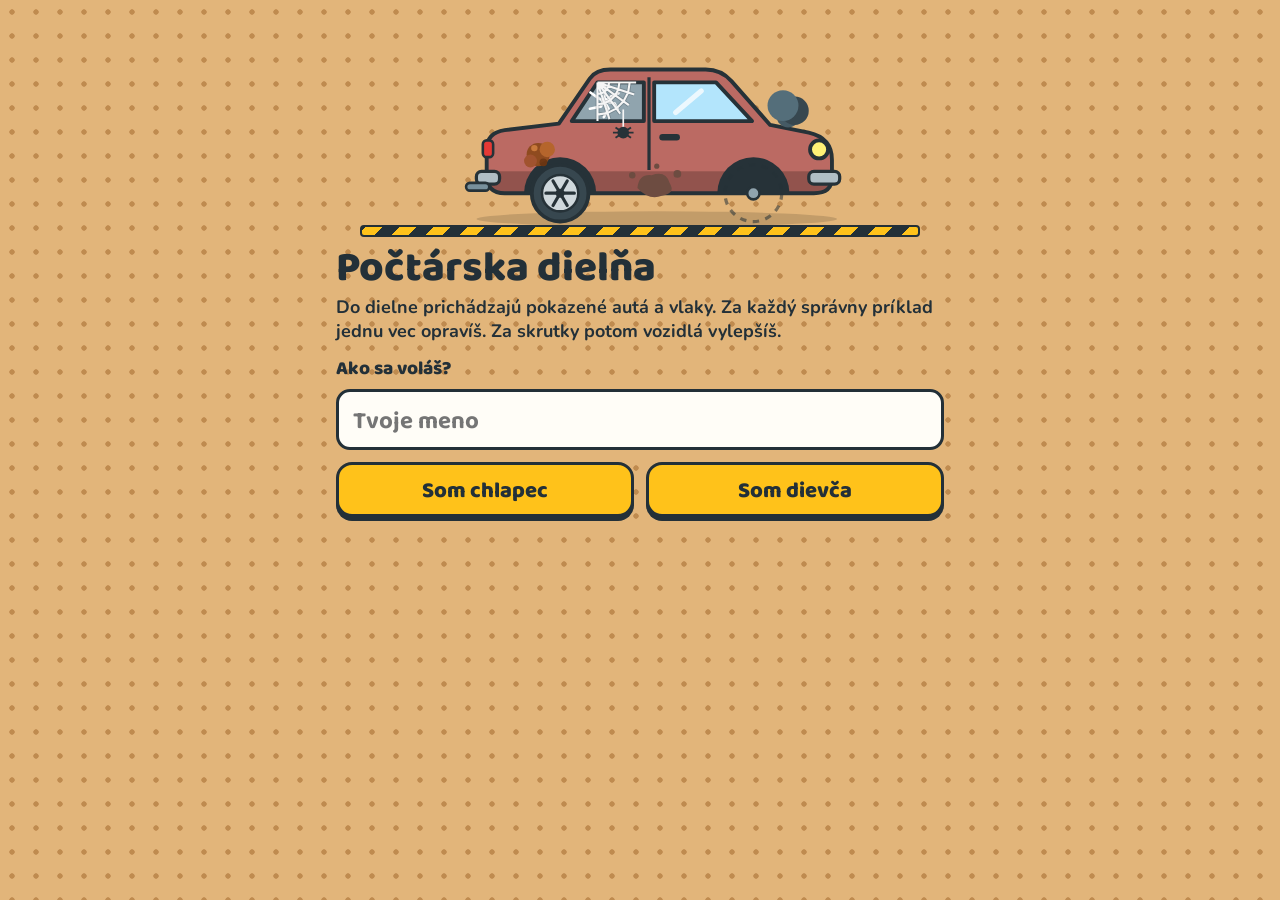
<file: index.html>
<!doctype html>
<html lang="sk">
<head>
<meta charset="utf-8">
<meta name="viewport" content="width=device-width, initial-scale=1, viewport-fit=cover">
<title>Počtárska dielňa</title>
<meta name="claude:viewport-fit-sides" content="cover">
<meta name="description" content="Počty do 20 a geometria pre druhákov. Za správne príklady opravuješ autá a vlaky.">
<meta name="theme-color" content="#e2b57a">
<link rel="manifest" href="manifest.webmanifest">
<link rel="icon" href="icons/icon.svg" type="image/svg+xml">
<link rel="apple-touch-icon" href="icons/apple-touch-icon.png">
<meta name="apple-mobile-web-app-capable" content="yes">
<meta name="mobile-web-app-capable" content="yes">
<meta name="apple-mobile-web-app-title" content="Dielňa">
<link rel="preconnect" href="https://fonts.googleapis.com">
<link rel="preconnect" href="https://fonts.gstatic.com" crossorigin>
<link rel="stylesheet" href="https://fonts.googleapis.com/css2?family=Baloo+2:wght@600;700;800&family=Nunito:wght@600;700;800&display=swap">
<link rel="stylesheet" href="style.css">
</head>
<body>
<div id="app"><main id="screen"></main></div>
<div id="fx"></div>
<script src="js/util.js"></script>
<script src="js/sound.js"></script>
<script src="js/geo.js"></script>
<script src="js/art.js"></script>
<script src="js/tasks.js"></script>
<script src="js/store.js"></script>
<script src="js/app.js"></script>
</body>
</html>
</file>
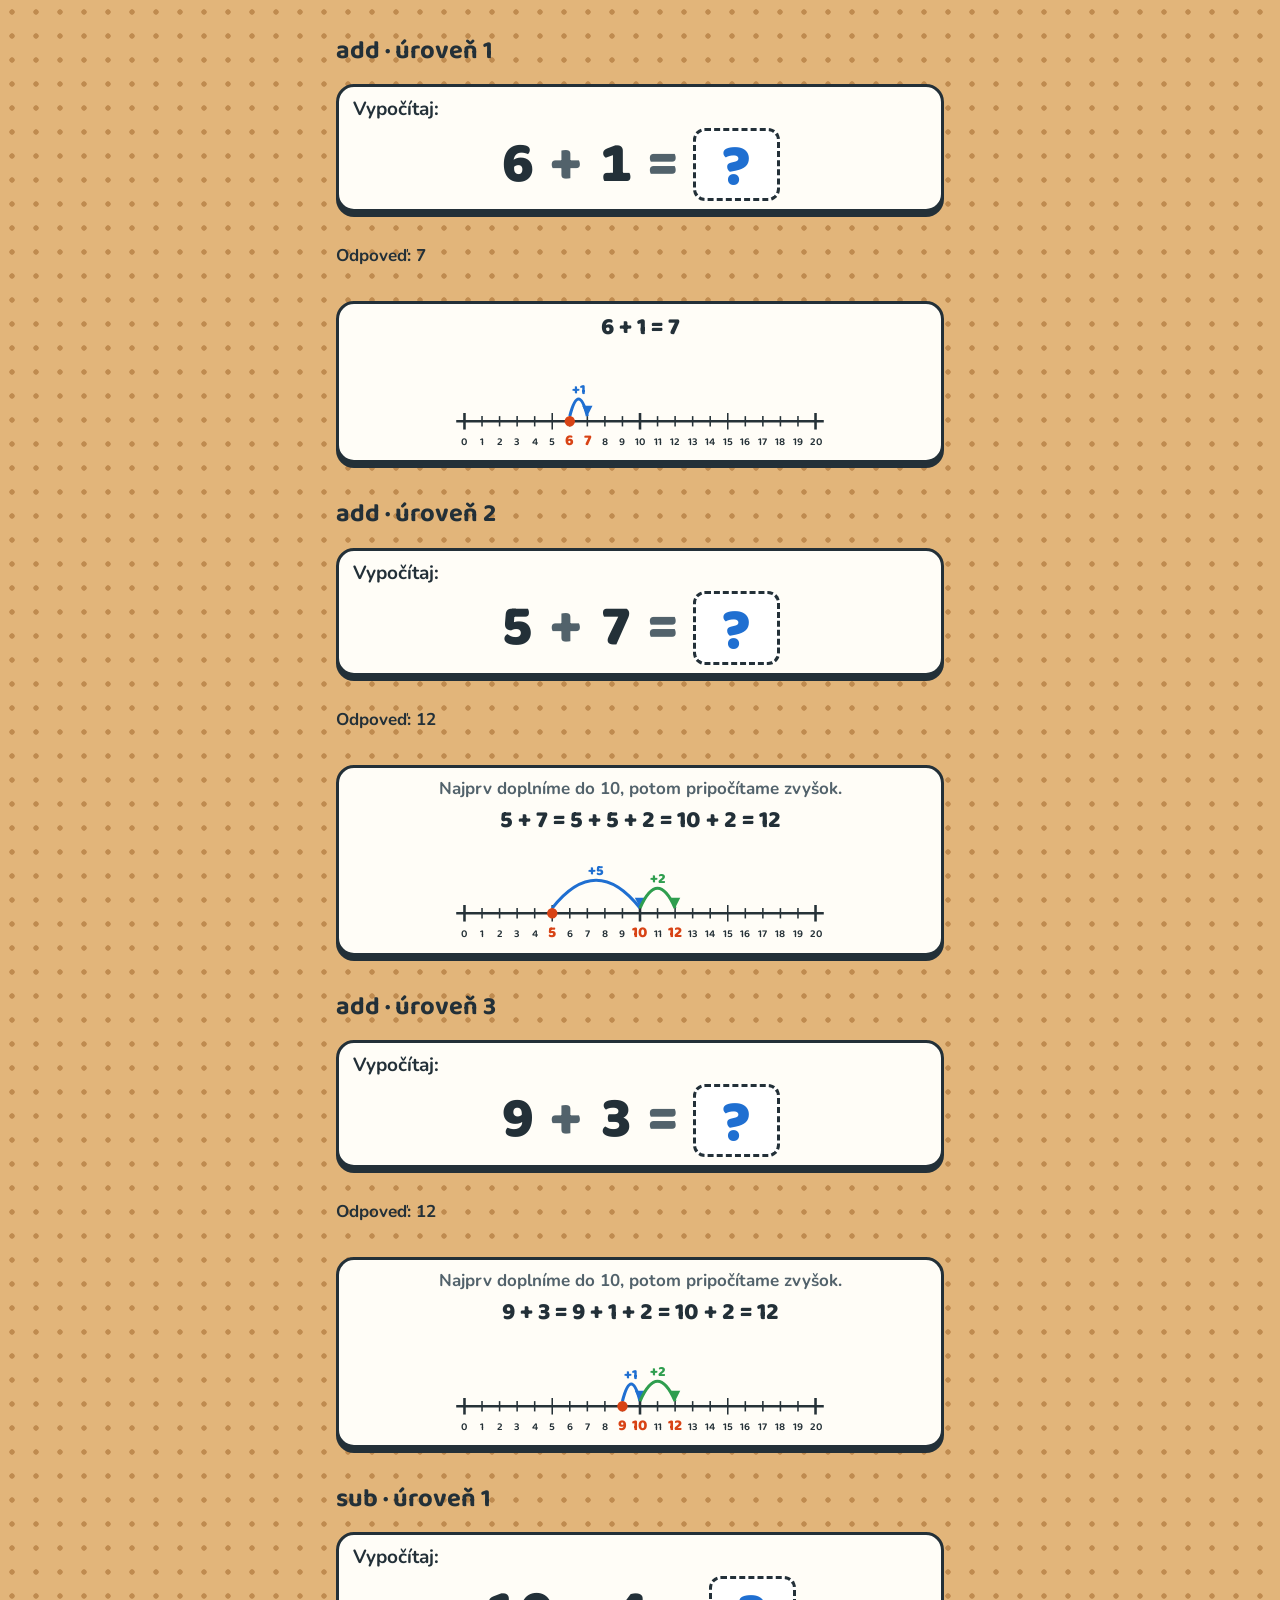
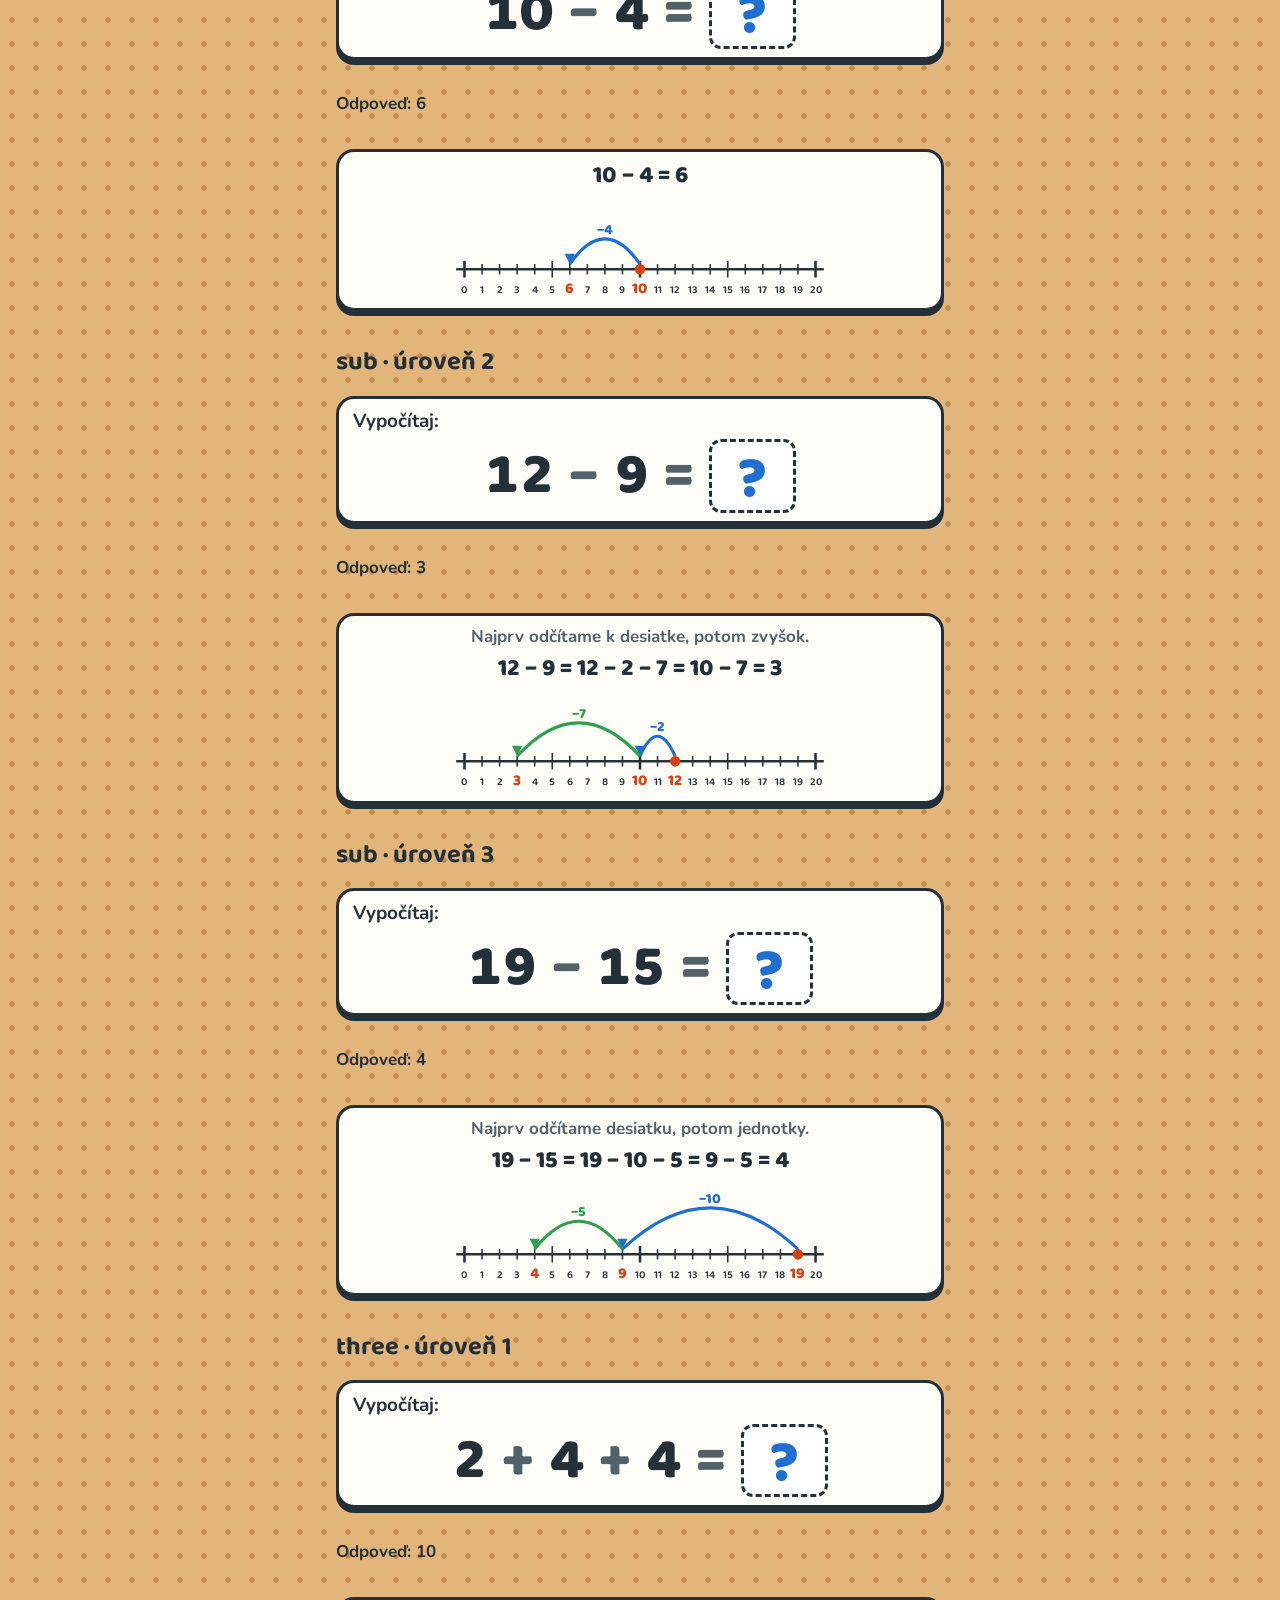
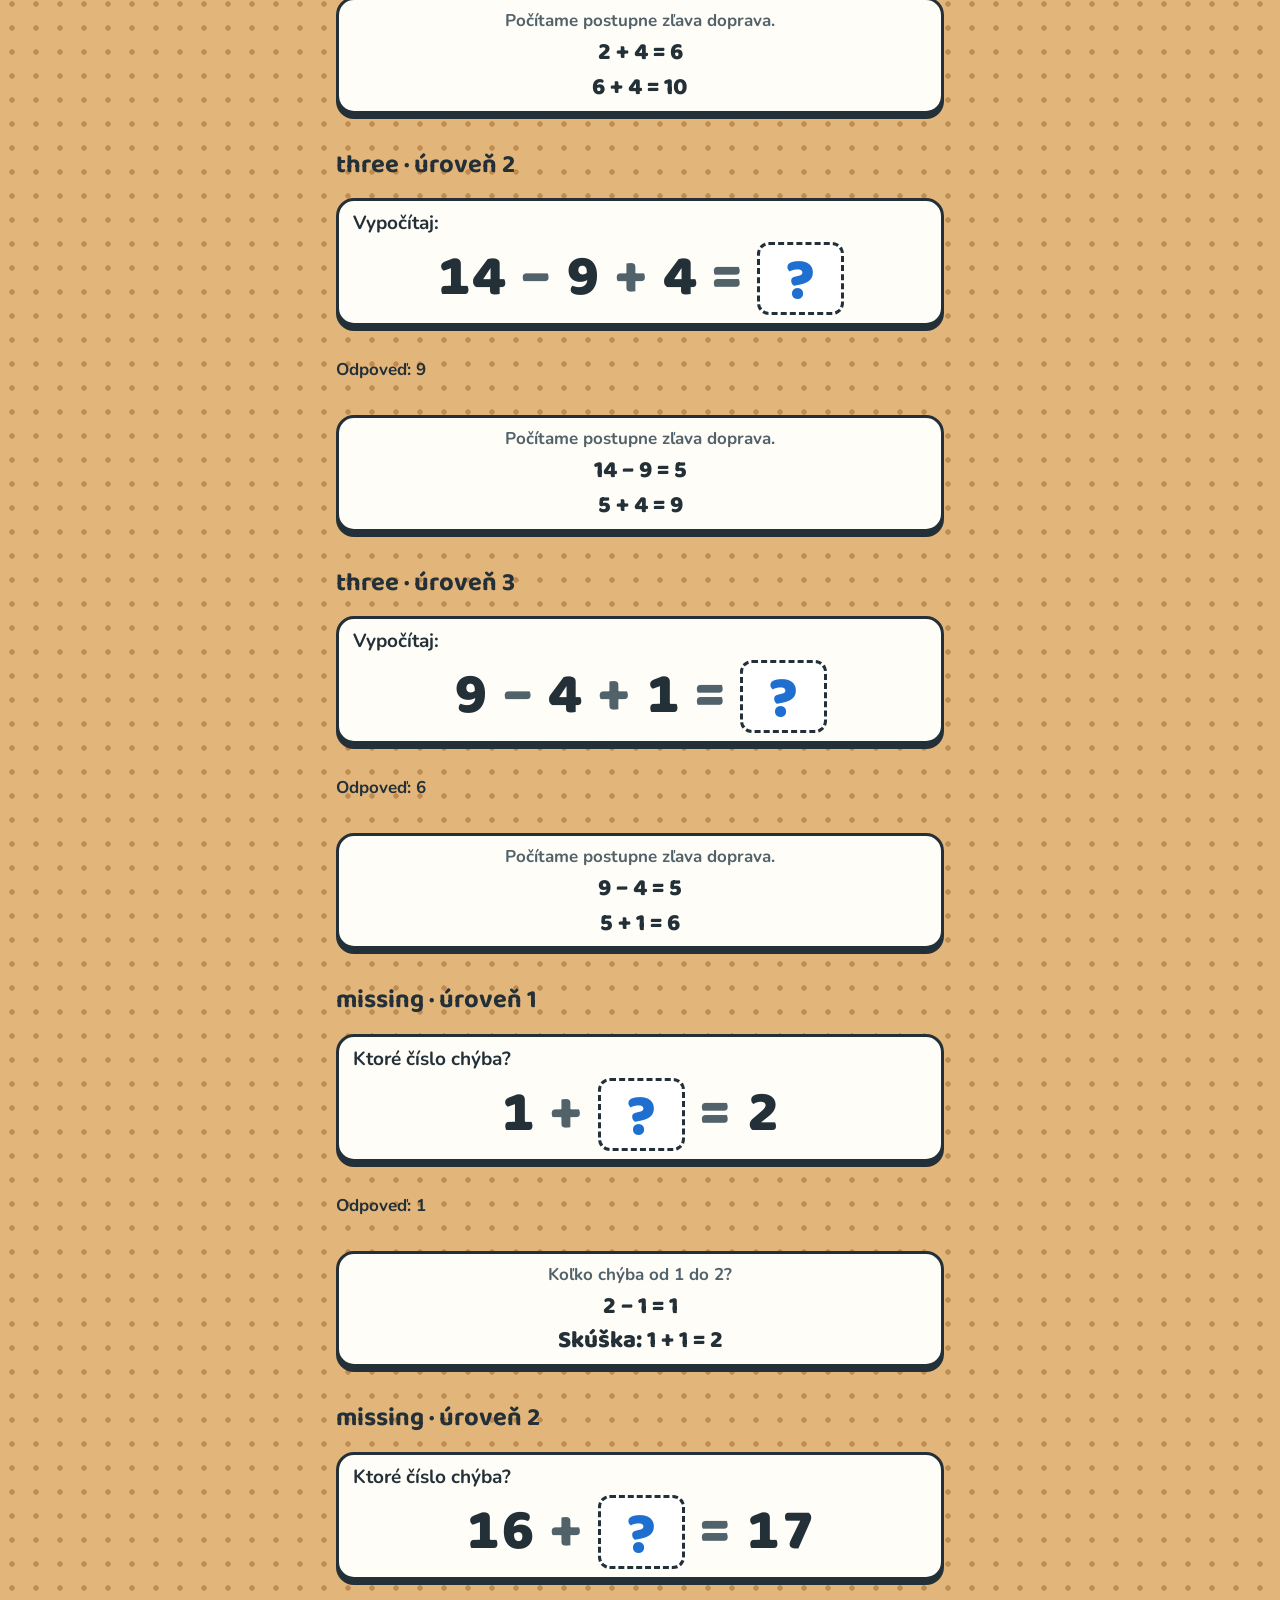
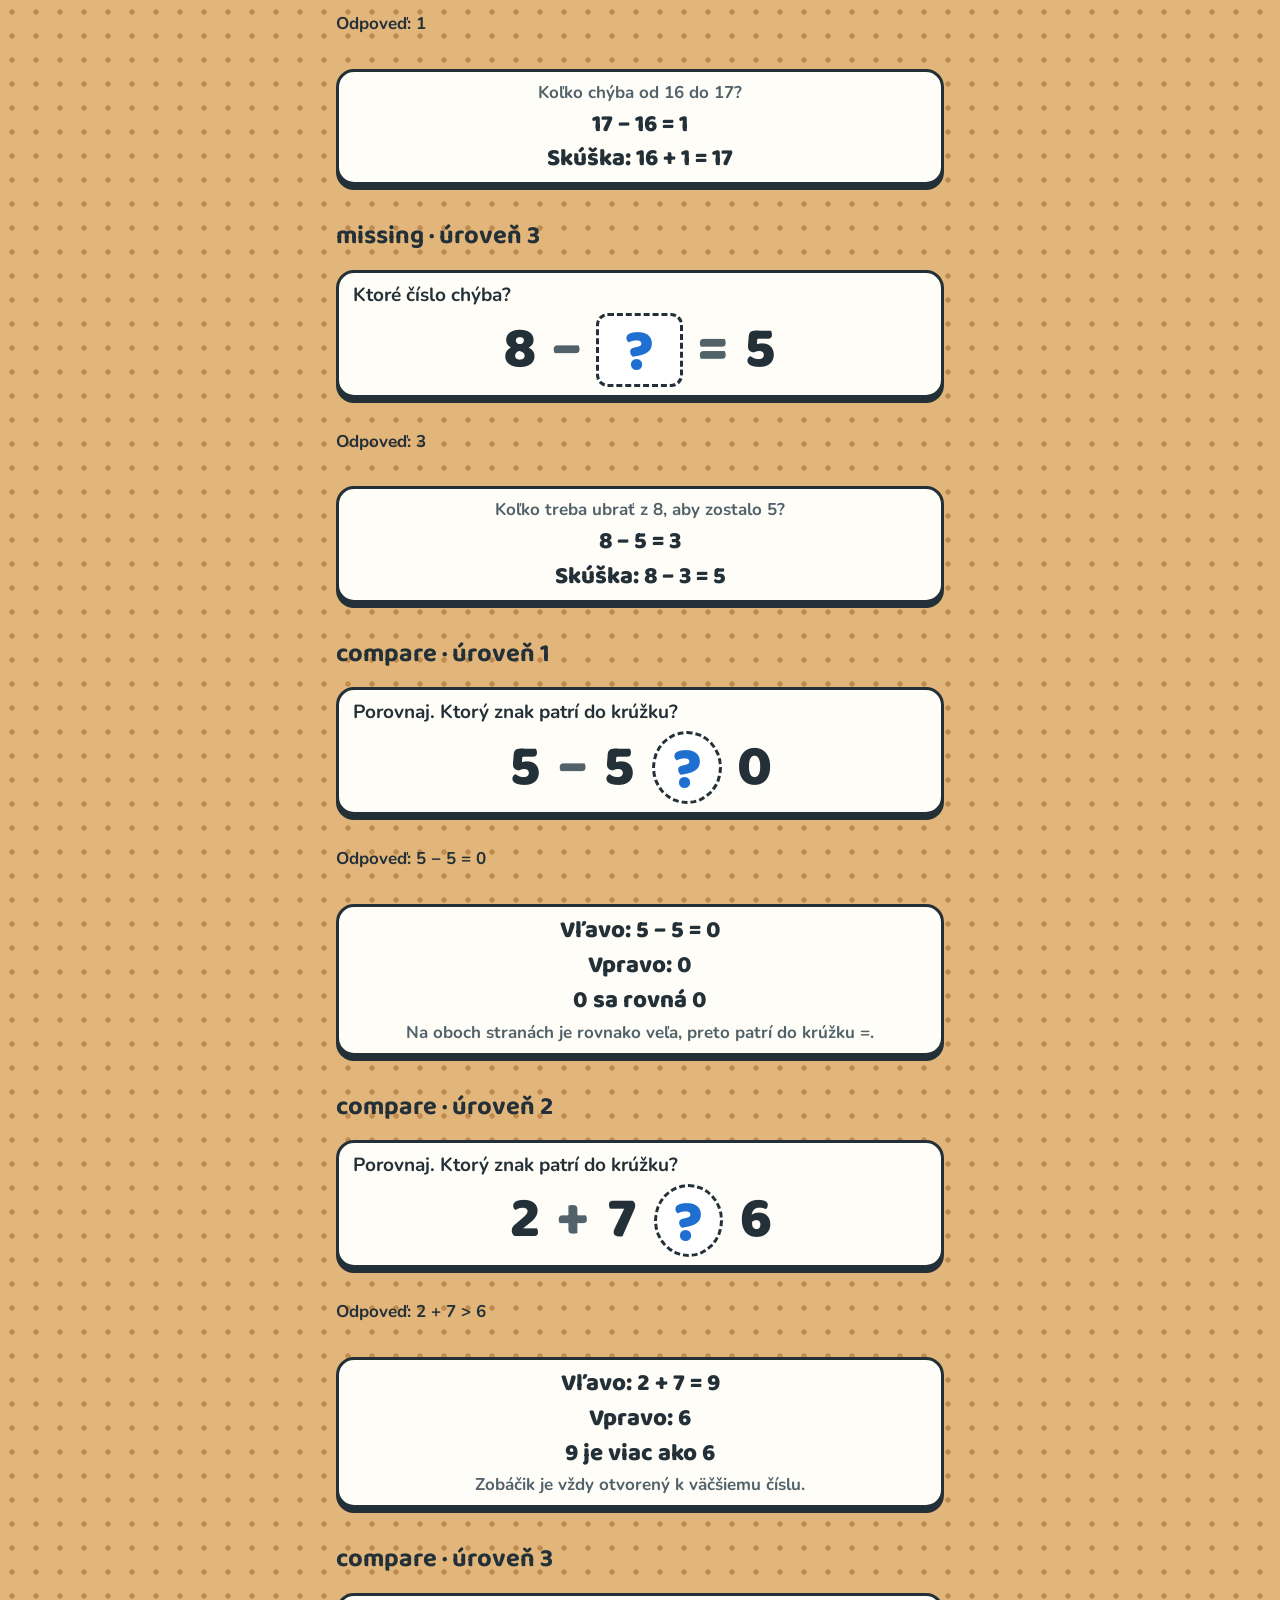
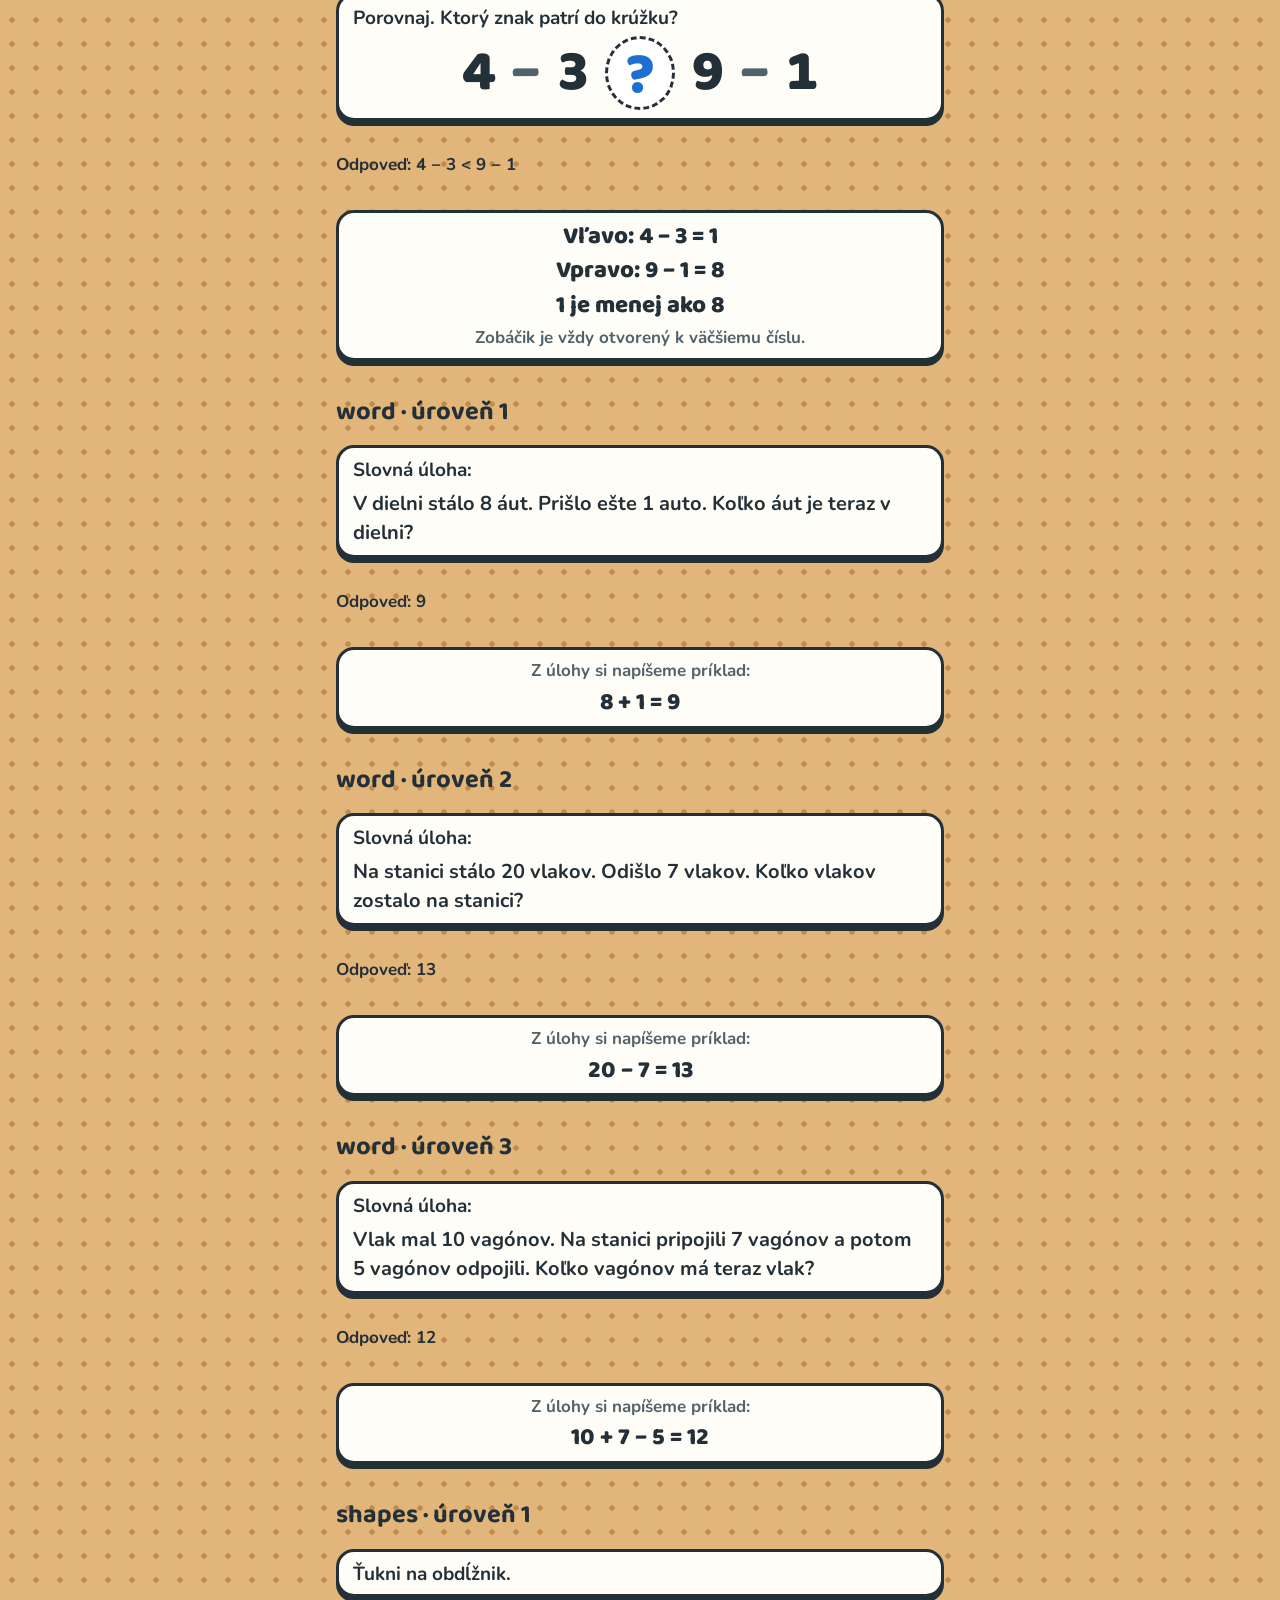
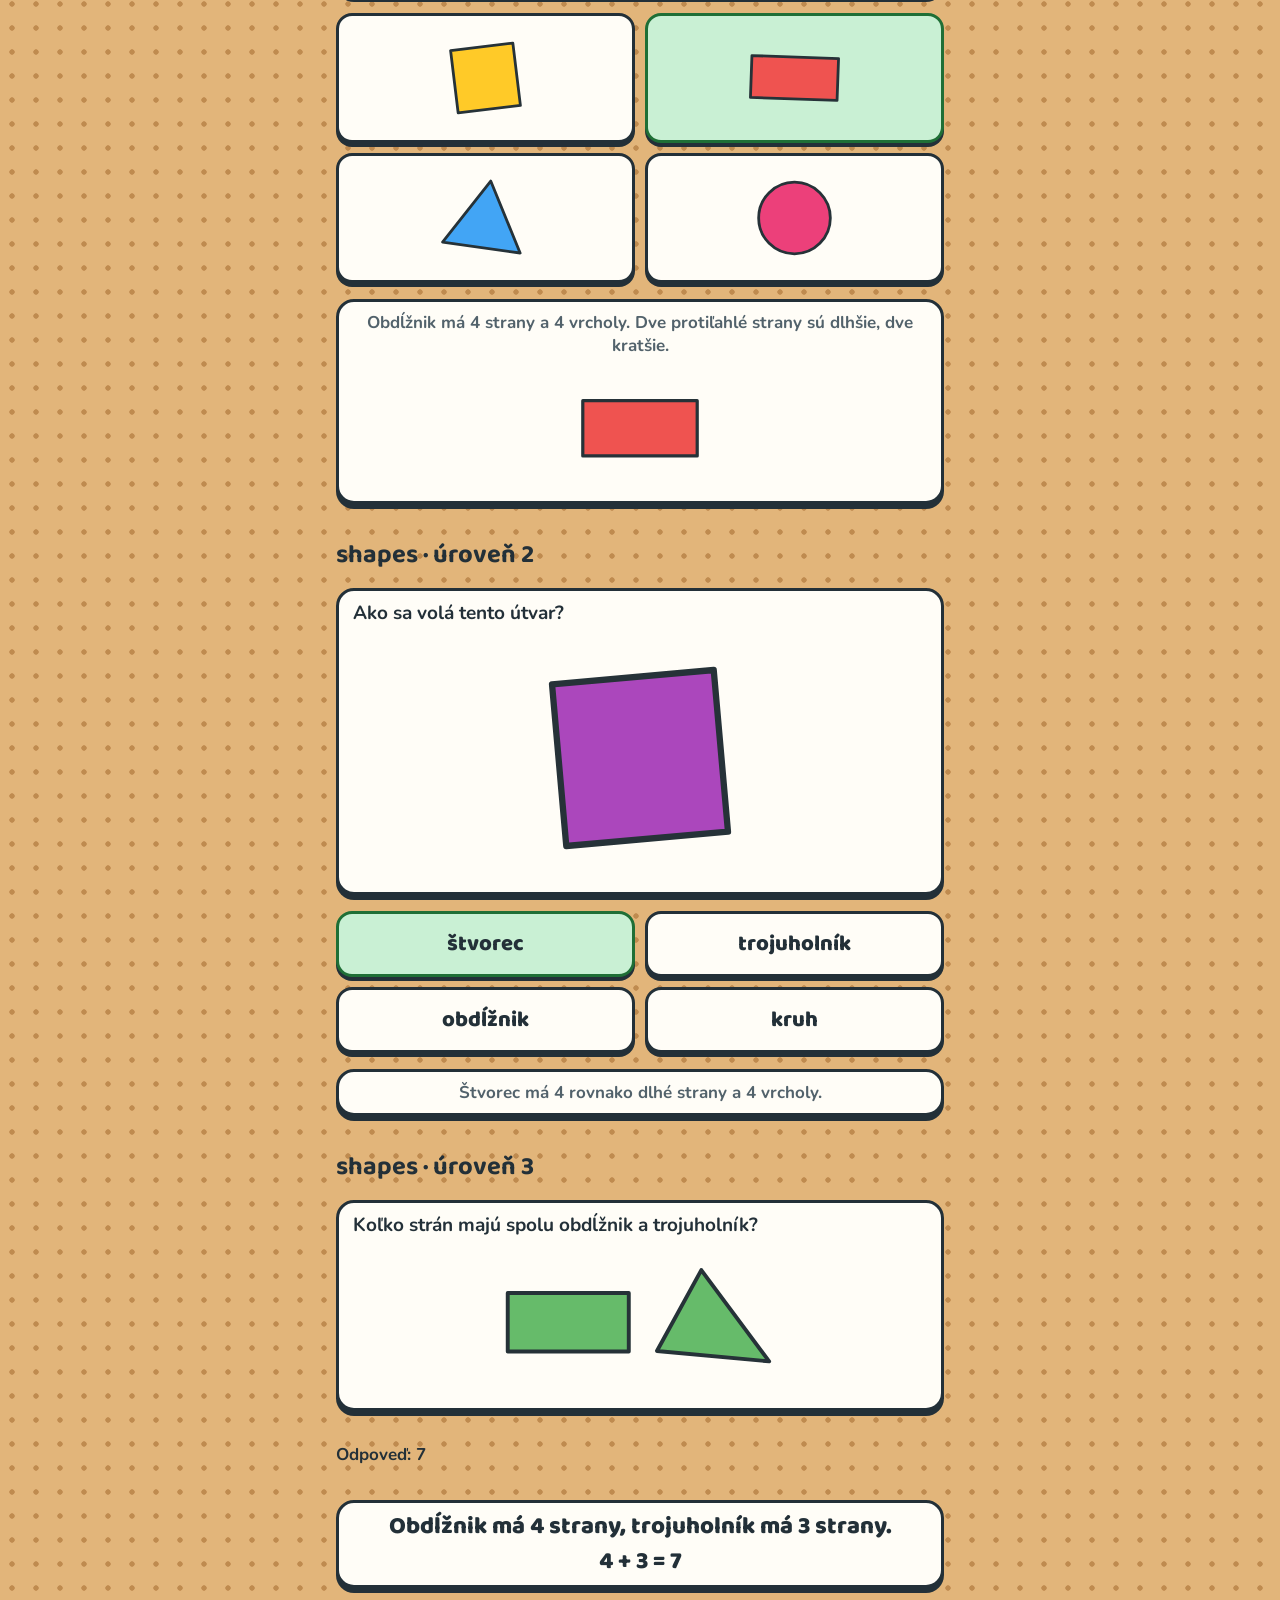
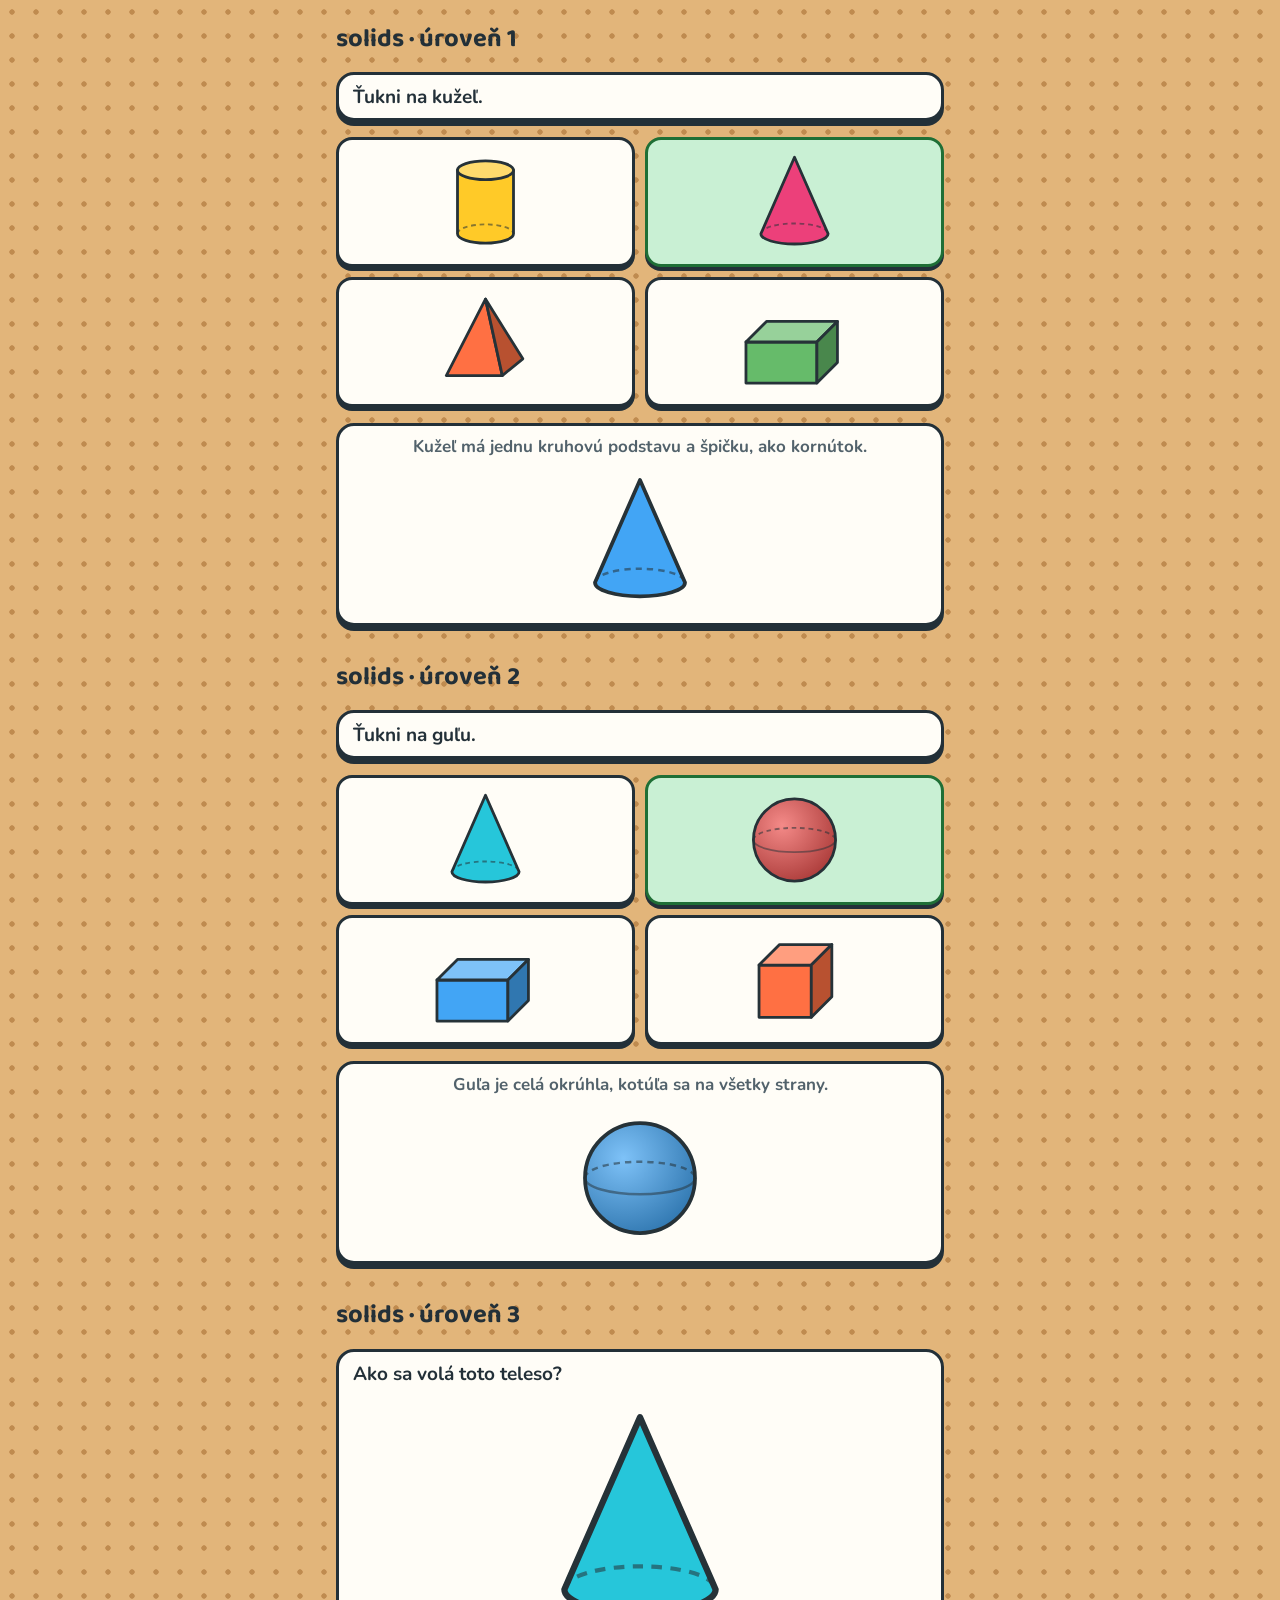
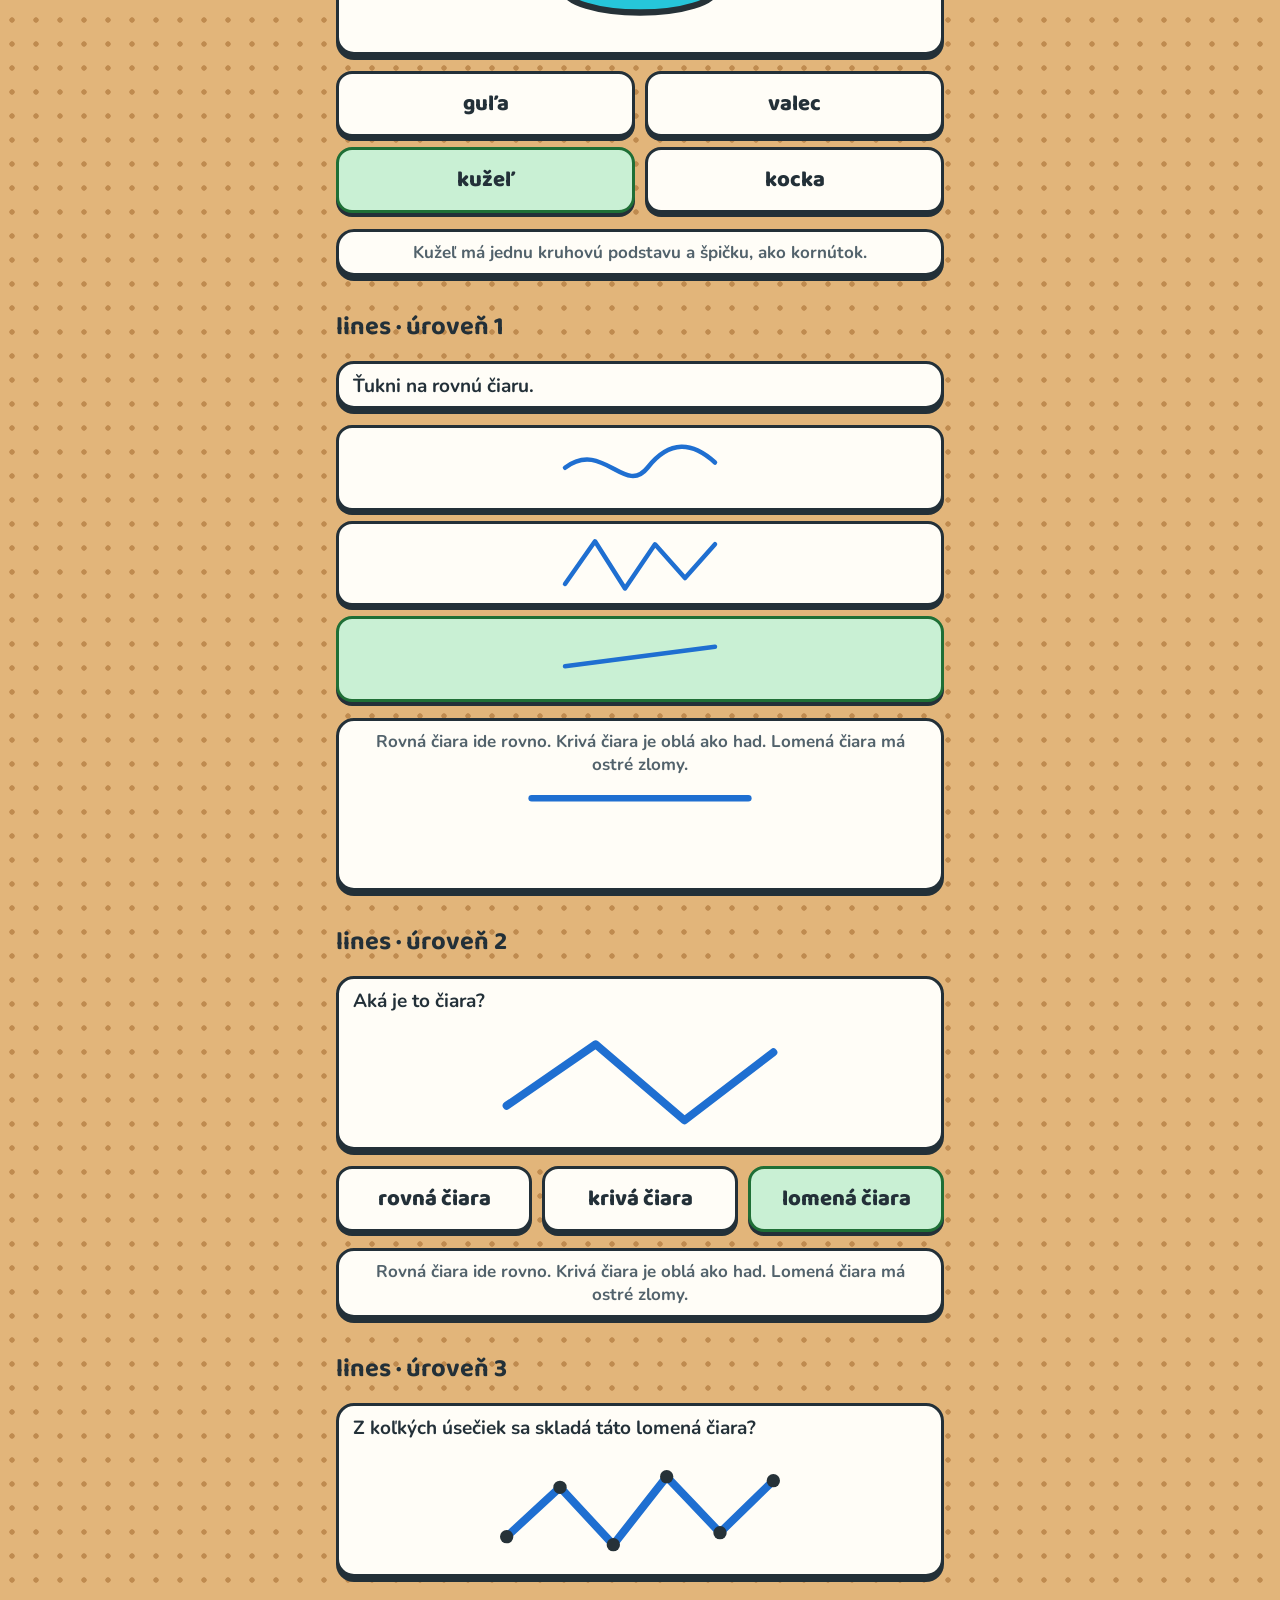
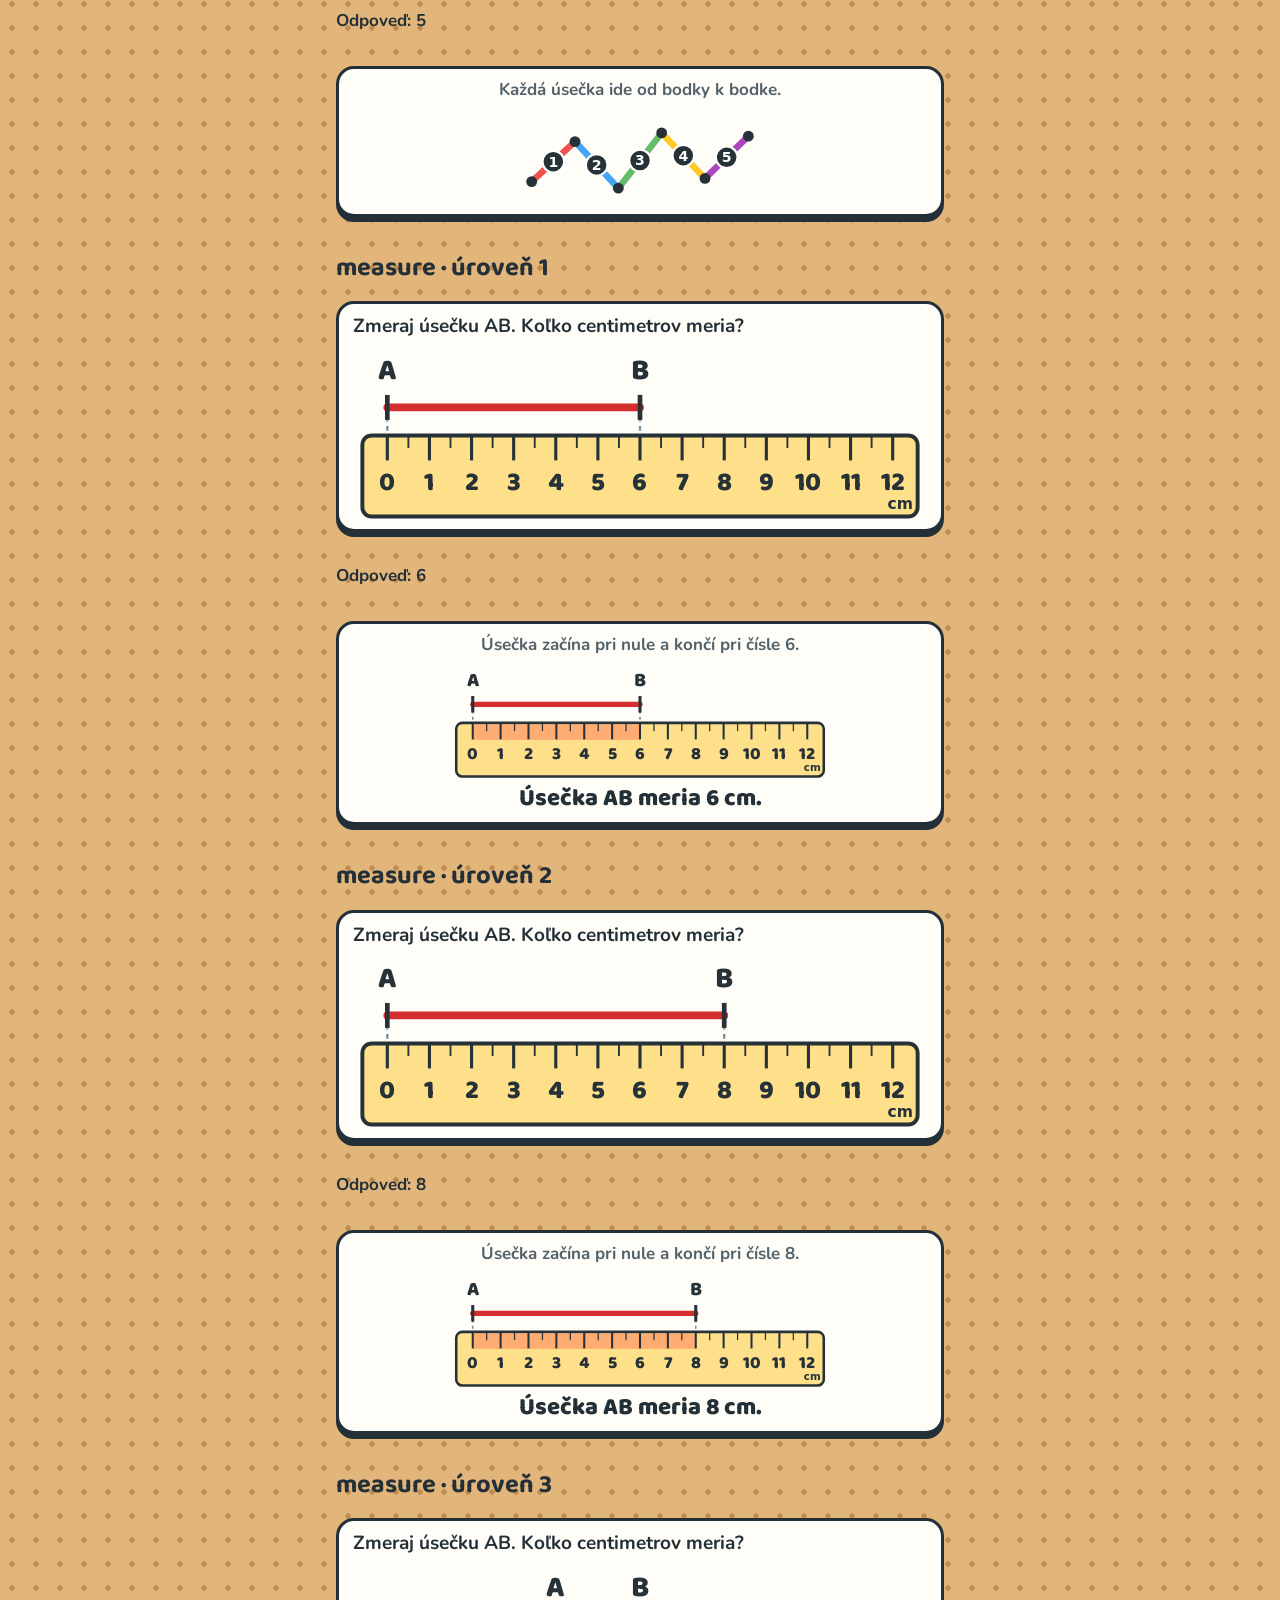
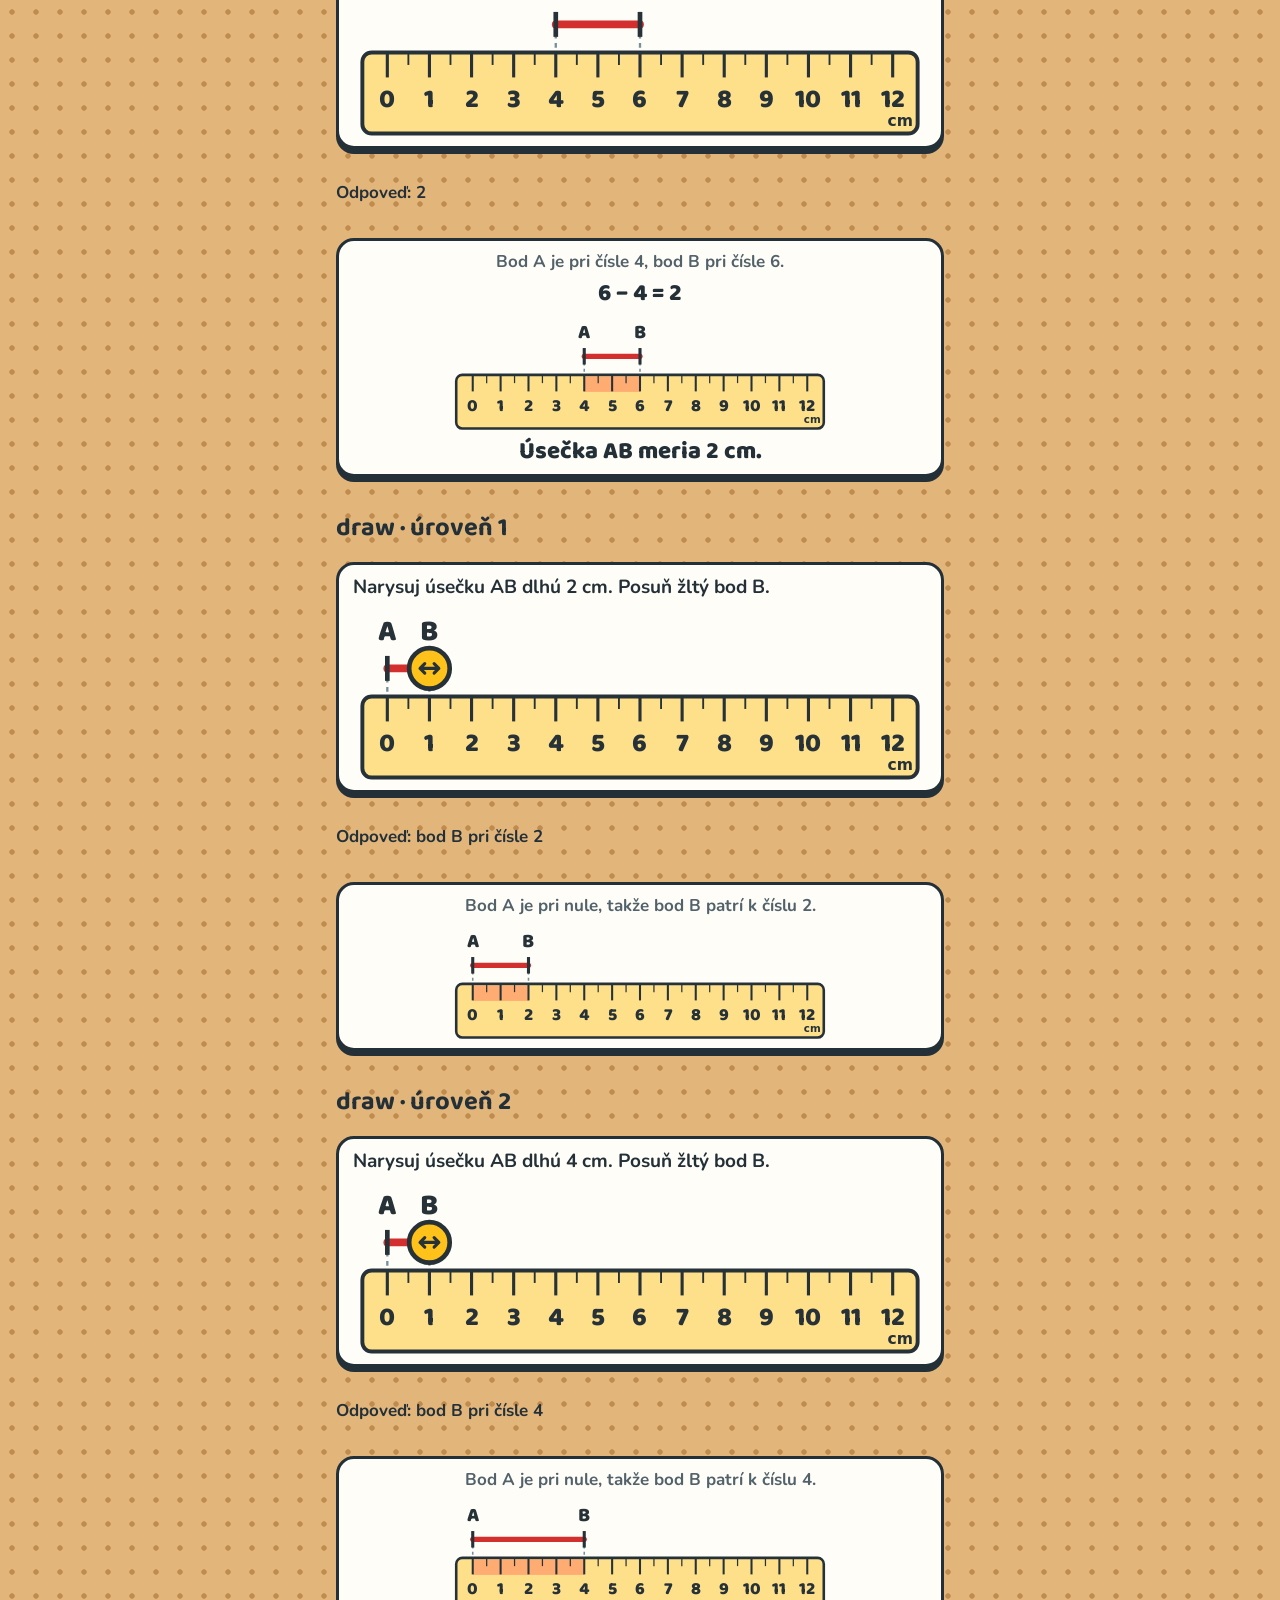
<file: dev/galeria.html>
<!doctype html>
<html lang="sk">
<head>
<meta charset="utf-8">
<meta name="viewport" content="width=device-width, initial-scale=1">
<title>Galéria úloh a vozidiel</title>
<link rel="stylesheet" href="https://fonts.googleapis.com/css2?family=Baloo+2:wght@600;700;800&family=Nunito:wght@600;700;800&display=swap">
<link rel="stylesheet" href="../style.css">
<style>
  /* Vývojárska stránka: všetky typy úloh a vozidlá na jednom mieste na kontrolu očami */
  body { height: auto; }
  .gal { padding: 16px; display: grid; gap: 16px; max-width: 640px; margin: 0 auto; }
  .gal .task-card { flex: none; }
  .gal h2 { margin: 18px 0 0; font-family: var(--font-display); }
  .gal .veh-row { background: var(--card); border: 3px solid var(--ink); border-radius: 16px; padding: 10px; overflow-x: auto; }
  .gal .veh-row svg { height: 120px; width: auto; display: block; max-width: none; }
</style>
</head>
<body>
<div class="gal" id="gal"></div>
<div id="fx"></div>
<script src="../js/util.js"></script>
<script src="../js/sound.js"></script>
<script src="../js/geo.js"></script>
<script src="../js/art.js"></script>
<script src="../js/tasks.js"></script>
<script>
  // ?typ=shapes&l=2 zobrazí len jeden typ; ?vozidla=1 zobrazí vozidlá
  const q = new URLSearchParams(location.search);
  const gal = document.getElementById('gal');
  const S = { skill: {}, settings: { types: {} } };
  let html = '';
  if (q.get('vozidla')) {
    for (const id of Art.ORDER) {
      const d = Art.DEFS[id];
      html += `<h2>${d.name}</h2>`;
      html += `<div class="veh-row">${Art.svg(id, { broken: Art.makeDamage(id, 12) })}</div>`;
      const on = {};
      d.ups.forEach(u => { on[u] = true; });
      html += `<div class="veh-row">${Art.svg(id, { on, wagons: d.wagonMax || 0, steam: true, name: 'Jakub' })}</div>`;
    }
  } else {
    const types = q.get('typ') ? [q.get('typ')] : TYPES.map(t => t.id);
    const levels = q.get('l') ? [Number(q.get('l'))] : [1, 2, 3];
    for (const type of types) for (const l of levels) {
      S.skill[type] = { lvl: l, streak: 0, hist: [] };
      const t = Tasks.make(S, type);
      const ans = t.input === 'choice'
        ? `<div class="choices n${t.choices.length} ${t.layout || 'pics'}">${t.choices.map(c => `<button class="opt${c.value === t.answer ? ' right' : ''}">${c.html}</button>`).join('')}</div>`
        : `<p>Odpoveď: <b>${t.answerLabel || t.answer}</b></p>`;
      html += `<h2>${type} · úroveň ${l}</h2><div class="card task-card"><p class="t-prompt">${t.title}</p>${t.body ? `<div class="t-body">${t.body}</div>` : ''}</div>${ans}`;
      html += `<div class="card task-card"><div class="explain">${t.explain}</div></div>`;
    }
  }
  gal.innerHTML = html;
</script>
</body>
</html>
</file>
<file: style.css>
/* Počtárska dielňa: perforovaná doska v dielni, plechové štítky s hrubým obrysom, výstražná žltá. */
:root {
  /* Rozloženie: jedna obrazovka na výšku; hore vozidlo na zdviháku, dole úloha a veľké tlačidlá pre detské prsty */
  --board: #e2b57a;
  --board-dot: #bf8b4f;
  --ink: #233038;
  --ink-soft: #52626b;
  --card: #fffdf7;
  --card-dim: #f1ebdd;
  --steel: #d3dde2;
  --safety: #ffc21a;
  --safety-dark: #c98d00;
  --go: #2f9e4f;
  --go-dark: #1f6f36;
  --go-soft: #c9f0d4;
  --oops: #c8372d;
  --oops-soft: #ffd8d2;
  --blue: #1f6fd1;
  --sky-top: #63c1ff;
  --sky-bottom: #d4f0ff;
  --font-display: "Baloo 2", "Arial Rounded MT Bold", "Trebuchet MS", system-ui, sans-serif;
  --font-body: "Nunito", system-ui, -apple-system, "Segoe UI", Roboto, sans-serif;
  --r: 18px;
  color-scheme: light;
}

*, *::before, *::after { box-sizing: border-box; }
html {
  height: 100%;
  padding-top: env(safe-area-inset-top, 0px);
  padding-bottom: env(safe-area-inset-bottom, 0px);
  background-color: var(--board);
  background-image: radial-gradient(circle at center, var(--board-dot) 0 2.4px, transparent 3px);
  background-size: 24px 24px;
}
body {
  height: 100%;
  margin: 0;
  background-color: var(--board);
  background-image: radial-gradient(circle at center, var(--board-dot) 0 2.4px, transparent 3px);
  background-size: 24px 24px;
  color: var(--ink);
  font-family: var(--font-body);
  font-weight: 700;
  font-size: 17px;
  line-height: 1.35;
  -webkit-tap-highlight-color: transparent;
  -webkit-user-select: none;
  user-select: none;
  overscroll-behavior: none;
}
input, textarea { -webkit-user-select: text; user-select: text; }
button { font: inherit; color: inherit; cursor: pointer; touch-action: manipulation; }

#app { height: 100%; max-width: 640px; margin: 0 auto; display: flex; flex-direction: column; position: relative; }
#screen { flex: 1; min-height: 0; display: flex; flex-direction: column; }
#fx { position: fixed; inset: 0; pointer-events: none; z-index: 50; overflow: hidden; }
.gut {
  padding-left: max(16px, env(safe-area-inset-left, 0px));
  padding-right: max(16px, env(safe-area-inset-right, 0px));
}
.scroll { flex: 1; min-height: 0; overflow-y: auto; padding-bottom: 28px; -webkit-overflow-scrolling: touch; }

/* ---------- typografia ---------- */
.title {
  font-family: var(--font-display);
  font-size: clamp(30px, 8vw, 42px);
  font-weight: 800;
  line-height: 1.05;
  margin: 10px 0 4px;
  text-wrap: balance;
}
.lead { font-size: 18px; margin: 4px 0 14px; max-width: 34em; }
.sec {
  display: inline-block;
  font-family: var(--font-display);
  font-size: 18px;
  font-weight: 800;
  letter-spacing: .04em;
  text-transform: uppercase;
  color: var(--card);
  background: var(--ink);
  border-radius: 8px;
  padding: 2px 12px 0;
  margin: 20px 0 10px;
}
.hello { margin: 4px 0 0; font-size: 17px; }
.lbl { display: block; font-family: var(--font-display); font-size: 19px; font-weight: 800; margin: 8px 0 6px; }

/* ---------- horná lišta ---------- */
.bar { display: flex; align-items: center; justify-content: space-between; gap: 10px; padding-block: 10px 8px; min-height: 60px; }
.brand { font-family: var(--font-display); font-weight: 800; font-size: 22px; display: flex; align-items: center; gap: 8px; line-height: 1; }
.brand.small { font-size: 20px; }
.brand-mark {
  display: grid; place-items: center; width: 38px; height: 38px; font-size: 21px;
  background: var(--safety); border: 3px solid var(--ink); border-radius: 12px; box-shadow: 0 3px 0 var(--ink);
}
.pill {
  display: inline-flex; align-items: center; gap: 6px; flex: none;
  background: var(--card); border: 3px solid var(--ink); border-radius: 999px;
  padding: 1px 14px 0 10px; font-family: var(--font-display); font-size: 22px; font-weight: 800;
  box-shadow: 0 3px 0 var(--ink); font-variant-numeric: tabular-nums;
}
.pill.bump { animation: bump .45s; }
@keyframes bump { 40% { transform: scale(1.18); } }
.icon-btn {
  width: 46px; height: 46px; flex: none; font-size: 20px; font-weight: 800;
  background: var(--card); border: 3px solid var(--ink); border-radius: 14px; box-shadow: 0 3px 0 var(--ink);
}
.icon-btn:active { transform: translateY(2px); box-shadow: 0 1px 0 var(--ink); }

/* ---------- tlačidlá ---------- */
.btn {
  font-family: var(--font-display); font-weight: 800; font-size: 20px; line-height: 1.1;
  background: var(--card); border: 3px solid var(--ink); border-radius: 16px;
  padding: 12px 18px 9px; box-shadow: 0 4px 0 var(--ink); color: var(--ink);
}
.btn:active { transform: translateY(3px); box-shadow: 0 1px 0 var(--ink); }
.btn.go { background: var(--safety); }
.btn.big { font-size: 22px; padding: 14px 20px 11px; }
.btn.wide { width: 100%; }
.danger-btn { background: var(--oops-soft); }
.as-btn { pointer-events: none; padding: 8px 14px 5px; font-size: 18px; }
button:focus-visible, input:focus-visible, textarea:focus-visible { outline: 4px solid var(--blue); outline-offset: 2px; }
.row2 { display: grid; grid-template-columns: 1fr 1fr; gap: 12px; margin: 12px 0; }
.garage .row2 .btn { white-space: nowrap; padding-inline: 10px; }
.stack { display: grid; gap: 12px; margin: 16px 0; }

/* ---------- zdvihák s výstražnými pruhmi ---------- */
.lift { position: relative; display: flex; justify-content: center; align-items: flex-end; padding-bottom: 10px; }
.lift::after {
  content: ""; position: absolute; left: 4%; right: 4%; bottom: 0; height: 12px;
  background: repeating-linear-gradient(-45deg, var(--safety) 0 12px, var(--ink) 12px 24px);
  border: 2px solid var(--ink); border-radius: 4px;
}
.lift svg { display: block; max-width: 100%; height: auto; }

/* ---------- privítanie ---------- */
.welcome { padding-top: 18px; }
.hero-veh svg { width: min(100%, 420px); }
.name-input {
  width: 100%; font-family: var(--font-display); font-size: 24px; font-weight: 700; color: var(--ink);
  background: var(--card); border: 3px solid var(--ink); border-radius: 14px; padding: 10px 14px 6px;
}

/* ---------- dielňa ---------- */
.wait-list { display: grid; gap: 14px; }
.wait-card {
  display: grid; gap: 10px; width: 100%; text-align: left;
  background: var(--card); border: 3px solid var(--ink); border-radius: var(--r); box-shadow: 0 5px 0 var(--ink);
  padding: 14px 14px 12px;
}
.wait-card:active { transform: translateY(3px); box-shadow: 0 2px 0 var(--ink); }
.wait-card .lift svg { height: clamp(100px, 22vw, 150px); width: auto; }
.wc-row { display: flex; align-items: center; justify-content: space-between; gap: 10px; }
.wc-row b { display: block; font-family: var(--font-display); font-size: 22px; line-height: 1.1; }
.wc-row small { color: var(--ink-soft); font-size: 15px; }
.depot { display: grid; grid-template-columns: 1fr 1fr; gap: 12px; }
.dcard {
  display: flex; flex-direction: column; align-items: flex-start; gap: 4px; text-align: left; min-width: 0;
  background: var(--card); border: 3px solid var(--ink); border-radius: 16px; box-shadow: 0 4px 0 var(--ink);
  padding: 10px;
}
.dcard:active { transform: translateY(3px); box-shadow: 0 1px 0 var(--ink); }
.dcard .dveh { width: 100%; height: 66px; display: flex; align-items: flex-end; justify-content: center; }
.dcard .dveh svg { max-height: 100%; max-width: 100%; }
.dcard b { font-family: var(--font-display); font-size: 17px; line-height: 1.1; }
.dcard.locked { background: var(--card-dim); }
.dcard.locked svg { filter: brightness(0); opacity: .22; }
.chip {
  display: inline-block; font-size: 13px; line-height: 1.2; padding: 3px 8px; border-radius: 999px;
  background: var(--steel); border: 2px solid var(--ink);
}
.chip.ok { background: var(--go-soft); }
.chip.warn { background: var(--safety); }
.parent-link {
  display: block; margin: 28px auto 4px; background: none; border: 0; padding: 8px;
  color: var(--ink-soft); text-decoration: underline; font-size: 15px;
}

/* ---------- oprava ---------- */
/* Úloha sa nikdy nestlačí pod svoj obsah; ak sa nezmestí, posúva sa celá obrazovka. */
.repair { flex: 1; min-height: 0; display: flex; flex-direction: column; overflow-y: auto; overscroll-behavior: contain; }
.prog { flex: 1; display: flex; flex-wrap: wrap; align-items: center; justify-content: center; gap: 4px; min-width: 0; }
.prog i {
  width: 14px; height: 14px; border-radius: 50%; background: var(--card); border: 2.5px solid var(--ink);
}
.prog i.on { background: var(--go); box-shadow: inset 0 0 0 2px var(--card); }
.prog-txt { font-family: var(--font-display); font-size: 16px; margin-left: 4px; font-variant-numeric: tabular-nums; }
.bay { display: flex; flex-direction: column; align-items: center; }
.bay .lift { width: 100%; height: clamp(92px, 13.5vh, 150px); }
.bay .lift svg { height: 100%; width: auto; }
.lift.hop svg { animation: hop .5s; }
@keyframes hop { 35% { transform: translateY(-8px); } }
.next-fix {
  background: var(--ink); color: var(--card); font-size: 15px; line-height: 1.2;
  border-radius: 0 0 12px 12px; padding: 4px 14px 5px; text-align: center; max-width: 100%;
}
.next-fix b { color: var(--safety); }
.task { flex: 1 0 auto; display: flex; flex-direction: column; gap: 12px; padding-top: 10px; padding-bottom: 14px; }
.task-card {
  flex: 1 0 auto; display: flex; flex-direction: column; gap: 6px;
  background: var(--card); border: 3px solid var(--ink); border-radius: var(--r); box-shadow: 0 5px 0 var(--ink);
  padding: 10px 14px 8px;
}
.task-card.compact { flex: none; }
.answer.grow { flex: 1 0 auto; display: flex; flex-direction: column; }
.answer.grow .choices { flex: 1 0 auto; grid-auto-rows: 1fr; }
.answer.grow .opt svg { height: 100%; max-height: 170px; }
.answer.grow .choices.lines .opt svg { max-height: 90px; }
.task-card.ok { border-color: var(--go); box-shadow: 0 5px 0 var(--go-dark); }
.shake { animation: shake .4s; }
@keyframes shake { 20% { transform: translateX(-8px); } 40% { transform: translateX(8px); } 60% { transform: translateX(-5px); } 80% { transform: translateX(5px); } }
.t-head { display: flex; align-items: flex-start; justify-content: space-between; gap: 10px; }
.t-prompt { margin: 0; font-size: 19px; line-height: 1.3; text-wrap: balance; }
.speak {
  flex: none; width: 42px; height: 42px; font-size: 20px; border-radius: 12px;
  background: var(--steel); border: 3px solid var(--ink);
}
.t-body { flex: 1 0 auto; display: flex; align-items: center; justify-content: center; }
.t-body svg { max-width: 100%; }
.t-body .geo { width: min(100%, 300px); height: auto; max-height: 28vh; }
.t-body .ruler { width: 100%; height: auto; }
.t-body .ruler.drag { touch-action: none; cursor: ew-resize; }
.t-body .pic { width: 100%; height: auto; max-height: 23vh; }
.t-body .line { width: min(100%, 320px); }
.t-msg { margin: 0; min-height: 1.35em; font-size: 17px; text-align: center; }
.t-msg.good { color: var(--go-dark); }
.t-msg.bad { color: var(--oops); }

.expr {
  display: flex; flex-wrap: wrap; align-items: center; justify-content: center; gap: .18em .26em;
  font-family: var(--font-display); font-weight: 800; font-size: clamp(34px, 10vw, 58px); line-height: 1;
  font-variant-numeric: tabular-nums;
}
.expr .op { color: var(--ink-soft); }
.expr .par { color: var(--blue); }
.slot {
  display: inline-block; min-width: 1.5em; padding: .14em .18em .02em; text-align: center;
  border: 3px dashed var(--ink); border-radius: 12px; color: var(--blue); background: #fff;
}
.slot.cmp { min-width: 1.2em; border-radius: 50%; }
.word { font-size: 20px; line-height: 1.45; margin: 0; max-width: 30em; }
.emoji-big { font-size: 84px; line-height: 1; }

.ans-box {
  display: flex; justify-content: center; align-items: baseline; gap: 8px;
  font-family: var(--font-display); font-weight: 800; font-size: 34px; line-height: 1; margin-bottom: 10px;
}
.ans-box .slot { min-width: 2.2em; }
.unit { font-size: 24px; }
.keypad { display: grid; grid-template-columns: repeat(3, 1fr); gap: 10px; }
.key {
  height: clamp(50px, 7vh, 60px); font-family: var(--font-display); font-size: 32px; font-weight: 800; line-height: 1;
  background: var(--card); border: 3px solid var(--ink); border-radius: 16px; box-shadow: 0 4px 0 var(--ink); color: var(--ink);
  padding-top: 4px;
}
.key:active { transform: translateY(3px); box-shadow: 0 1px 0 var(--ink); }
.key.del { background: var(--steel); }
.key.ok { background: var(--go); color: #fff; }

.choices { display: grid; grid-template-columns: 1fr 1fr; gap: 10px; }
.choices.n3 { grid-template-columns: repeat(3, 1fr); }
.choices.lines { grid-template-columns: 1fr; }
.opt {
  display: flex; align-items: center; justify-content: center; min-height: 64px; padding: 6px;
  font-family: var(--font-display); font-size: 22px; font-weight: 800; line-height: 1.1; color: var(--ink);
  background: var(--card); border: 3px solid var(--ink); border-radius: 16px; box-shadow: 0 4px 0 var(--ink);
}
.opt:active { transform: translateY(3px); box-shadow: 0 1px 0 var(--ink); }
.opt svg { width: 100%; height: clamp(68px, 12.5vh, 112px); }
.choices.lines .opt svg { height: clamp(46px, 7.5vh, 70px); }
.choices.txt .opt { min-height: 66px; }
.choices.sym .opt { font-size: 44px; min-height: 76px; padding-top: 10px; }
.opt.wrong { background: var(--oops-soft); opacity: .6; pointer-events: none; }
.opt.right { background: var(--go-soft); border-color: var(--go-dark); }

.explain { display: flex; flex-direction: column; gap: 6px; align-items: center; text-align: center; }
.explain svg { width: 100%; max-width: 380px; height: auto; }
.explain .geo { max-width: 150px; }
.explain .geo.line { max-width: 260px; }
.explain .numline, .explain .ruler, .explain .pic { max-width: 380px; }
.ex-note { margin: 0; color: var(--ink-soft); }
.ex-steps { margin: 0; font-family: var(--font-display); font-size: 24px; font-weight: 800; line-height: 1.2; }
.ex-ans { margin: 6px 0 0; font-size: 18px; }
.ex-ans b { color: var(--go-dark); }

/* ---------- efekty ---------- */
.fly { position: fixed; font-size: 26px; transition: transform .7s cubic-bezier(.5, -0.3, .7, 1), opacity .7s; z-index: 2; }
.gain {
  position: fixed; transform: translate(-50%, 0); font-family: var(--font-display); font-weight: 800; font-size: 30px;
  color: var(--go-dark); text-shadow: 0 2px 0 #fff; animation: rise-tag 1.1s ease-out forwards;
}
@keyframes rise-tag { from { transform: translate(-50%, 10px); opacity: 0; } 25% { opacity: 1; } to { transform: translate(-50%, -40px); opacity: 0; } }
.spark { position: fixed; font-size: 30px; transform: translate(-50%, -50%); animation: spark .95s ease-out forwards; }
@keyframes spark {
  from { transform: translate(-50%, -50%) scale(.3); opacity: 1; }
  to { transform: translate(calc(-50% + var(--dx)), calc(-50% + var(--dy))) scale(1.25); opacity: 0; }
}
.conf { position: absolute; top: -20px; width: 10px; height: 15px; border-radius: 2px; animation: fall linear forwards; }
@keyframes fall { to { transform: translate(var(--sx), 110vh) rotate(var(--rot)); } }
.toast {
  position: fixed; left: 50%; bottom: calc(24px + env(safe-area-inset-bottom, 0px)); transform: translateX(-50%);
  width: max-content; max-width: calc(100% - 32px); text-align: center;
  background: var(--ink); color: var(--card); padding: 10px 18px; border-radius: 14px; font-size: 17px;
  animation: toast 2.6s ease forwards;
}
@keyframes toast { 0% { opacity: 0; transform: translate(-50%, 12px); } 10%, 85% { opacity: 1; transform: translate(-50%, 0); } 100% { opacity: 0; } }

/* SVG animácie vozidiel */
svg.veh { overflow: visible; }
.puff { transform-box: fill-box; transform-origin: center; animation: rise 1.6s ease-out infinite; }
.puff.p2 { animation-delay: .53s; }
.puff.p3 { animation-delay: 1.06s; }
@keyframes rise { 0% { transform: translate(0, 6px) scale(.5); opacity: 0; } 25% { opacity: .95; } 100% { transform: translate(-12px, -30px) scale(1.5); opacity: 0; } }
.steam { transform-box: fill-box; transform-origin: center; animation: steam 2s ease-out infinite; opacity: 0; }
.steam.s1 { animation-delay: .4s; } .steam.s2 { animation-delay: .8s; } .steam.s3 { animation-delay: 1.2s; } .steam.s4 { animation-delay: 1.6s; }
@keyframes steam { 0% { transform: translate(0, 0) scale(.5); opacity: 0; } 15% { opacity: 1; } 100% { transform: translate(-70px, -26px) scale(2.1); opacity: 0; } }
.blink { animation: blink .7s steps(1) infinite; }
.blink.b2 { animation-delay: .35s; }
@keyframes blink { 50% { fill: #0d47a1; } }
.flame { transform-box: fill-box; transform-origin: right center; animation: flicker .18s ease-in-out infinite alternate; }
@keyframes flicker { to { transform: scaleX(1.25) scaleY(.85); } }
.glow { animation: glow 1.4s ease-in-out infinite alternate; }
@keyframes glow { to { opacity: .3; } }
.driving .wheel { transform-box: fill-box; transform-origin: center; animation: spin .55s linear infinite; }
@keyframes spin { to { transform: rotate(360deg); } }

/* ---------- hotovo ---------- */
.done { text-align: center; padding-top: 18px; }
.done .lead { margin-inline: auto; }
.done-veh svg { width: min(100%, 420px); animation: hop 1s 2; }
.news {
  margin: 8px auto; max-width: 30em; background: var(--card); border: 3px solid var(--ink); border-radius: 14px;
  padding: 10px 14px; box-shadow: 0 3px 0 var(--ink);
}

/* ---------- vylepšovňa ---------- */
.showroom {
  overflow-x: auto; padding: 14px 6px 16px; margin-top: 6px; cursor: pointer;
  background: linear-gradient(var(--sky-bottom), #fff 70%, var(--steel) 70%);
  border: 3px solid var(--ink); border-radius: var(--r); box-shadow: 0 5px 0 var(--ink);
}
.showroom svg { display: block; height: clamp(110px, 24vw, 170px); width: auto; max-width: none; margin: 0 auto; }
.swatches { display: grid; grid-template-columns: repeat(6, 1fr); gap: 10px 8px; }
.sw {
  aspect-ratio: 1; max-width: 100%; border-radius: 50%; background: var(--c); border: 3px solid var(--ink);
  box-shadow: 0 3px 0 var(--ink); display: grid; place-items: center; font-size: 22px; font-weight: 800; color: #fff;
  text-shadow: 0 1px 2px #000; position: relative;
}
.sw.sel { outline: 4px solid var(--ink); outline-offset: 3px; }
.sw .price {
  position: absolute; bottom: -8px; left: 50%; transform: translateX(-50%); font-size: 12px; line-height: 1;
  background: var(--card); color: var(--ink); text-shadow: none; border: 2px solid var(--ink); border-radius: 999px;
  padding: 3px 6px 2px;
}
.ups { display: grid; gap: 10px; }
.up {
  display: flex; align-items: center; gap: 12px; padding: 10px 12px;
  background: var(--card); border: 3px solid var(--ink); border-radius: 16px;
}
.up.owned { background: #f4fbf6; }
.up-ic { font-size: 28px; width: 36px; text-align: center; flex: none; }
.up-name { flex: 1; min-width: 0; font-size: 17px; line-height: 1.2; }
.up-name small { display: block; color: var(--ink-soft); font-size: 14px; }
.buy, .toggle {
  flex: none; font-family: var(--font-display); font-weight: 800; font-size: 18px; padding: 8px 12px 5px;
  border: 3px solid var(--ink); border-radius: 12px; box-shadow: 0 3px 0 var(--ink); background: var(--safety);
}
.buy.short { background: var(--card-dim); color: var(--ink-soft); }
.toggle { background: var(--card-dim); min-width: 104px; }
.toggle.on { background: var(--go); color: #fff; }
.buy:active, .toggle:active { transform: translateY(2px); box-shadow: 0 1px 0 var(--ink); }

/* ---------- skúšobná jazda ---------- */
.drive { position: relative; flex: 1; min-height: 0; overflow: hidden; background: linear-gradient(var(--sky-top), var(--sky-bottom) 72%); }
.drive .sun {
  position: absolute; top: 12%; right: 12%; width: 62px; height: 62px; border-radius: 50%;
  background: #ffe066; box-shadow: 0 0 0 12px rgba(255, 224, 102, .35);
}
.cloud { position: absolute; width: 96px; height: 30px; background: #fff; border-radius: 30px; animation: drift 46s linear infinite; }
.cloud::before, .cloud::after { content: ""; position: absolute; background: #fff; border-radius: 50%; }
.cloud::before { width: 44px; height: 44px; left: 14px; top: -20px; }
.cloud::after { width: 34px; height: 34px; left: 46px; top: -14px; }
.cloud.c1 { top: 22%; left: 10%; }
.cloud.c2 { top: 12%; left: 55%; animation-duration: 60s; transform: scale(.8); }
.cloud.c3 { top: 32%; left: 80%; animation-duration: 38s; }
@keyframes drift { from { translate: 0 0; } to { translate: -120vw 0; } }
.hills { position: absolute; left: 0; right: 0; bottom: 20%; width: 100%; height: 26%; }
.track { position: absolute; left: 0; right: 0; bottom: 0; height: 21%; }
.drive.car .track {
  background:
    linear-gradient(90deg, #fff 0 50%, transparent 50%) 0 46% / 70px 6px repeat-x,
    #59666d;
  border-top: 8px solid #3c474d;
}
.drive.train .track {
  background:
    repeating-linear-gradient(90deg, #6d4c41 0 10px, transparent 10px 30px) 0 4px / 100% 14px no-repeat,
    #a1917d;
  border-top: 5px solid #455a64;
}
.runner { position: absolute; left: 0; bottom: calc(21% - 10px); height: clamp(96px, 24vh, 170px); will-change: transform; cursor: pointer; }
.drive.train .runner { bottom: calc(21% - 4px); }
.runner svg { display: block; height: 100%; width: auto; max-width: none; }
.wire { position: absolute; left: 0; right: 0; height: 3px; background: #37474f; bottom: calc(21% - 4px + clamp(96px, 24vh, 170px) * .93); }
.drive-ui { position: absolute; left: 0; right: 0; top: 12px; display: flex; justify-content: space-between; gap: 12px; }

/* ---------- rodičia ---------- */
.panel {
  background: var(--card); border: 3px solid var(--ink); border-radius: var(--r);
  padding: 4px 16px 16px; margin-top: 14px; display: grid; gap: 8px; font-weight: 600;
}
.panel h2 { font-family: var(--font-display); font-size: 22px; margin: 10px 0 0; }
.panel h3 { font-size: 16px; margin: 8px 0 0; }
.panel p { margin: 0; }
.panel.danger { background: #fff4f2; }
.hint { color: var(--ink-soft); font-size: 15px; }
.chk { display: flex; align-items: center; gap: 10px; min-height: 40px; font-size: 17px; }
.chk input { width: 24px; height: 24px; accent-color: var(--go); flex: none; }
.seg { display: flex; flex-wrap: wrap; gap: 8px; }
.seg button {
  min-width: 56px; padding: 8px 14px 6px; font-family: var(--font-display); font-weight: 800; font-size: 18px;
  background: var(--card-dim); border: 3px solid var(--ink); border-radius: 12px;
}
.seg button.sel { background: var(--safety); }
.row-in { display: flex; gap: 10px; }
.row-in input { flex: 1; min-width: 0; }
.tbl-wrap { overflow-x: auto; }
table { width: 100%; border-collapse: collapse; font-size: 15px; font-variant-numeric: tabular-nums; }
th, td { text-align: left; padding: 6px 8px; border-bottom: 1.5px solid var(--card-dim); }
th { font-size: 13px; text-transform: uppercase; letter-spacing: .04em; color: var(--ink-soft); }
textarea {
  width: 100%; font: 14px/1.3 ui-monospace, Menlo, Consolas, monospace; color: var(--ink);
  background: #fff; border: 2px solid var(--ink); border-radius: 10px; padding: 8px; resize: vertical;
}

/* nižšie displeje (menšie telefóny, prehliadač so zobrazenými lištami): všetko trochu zhustíme */
@media (max-height: 800px) {
  .bar { min-height: 52px; padding-block: 6px 4px; }
  .icon-btn { width: 40px; height: 40px; }
  .pill { font-size: 19px; }
  .bay .lift { height: clamp(52px, 10vh, 84px); padding-bottom: 8px; }
  .lift::after { height: 9px; }
  .next-fix { font-size: 13px; padding: 2px 12px 3px; }
  .task { gap: 8px; padding-top: 8px; padding-bottom: 10px; }
  .task-card { padding: 8px 12px 6px; gap: 4px; }
  .t-prompt { font-size: 17px; }
  .speak { width: 36px; height: 36px; font-size: 17px; }
  .t-msg { font-size: 15px; min-height: 1.2em; }
  .ans-box { font-size: 28px; margin-bottom: 6px; }
  .keypad { gap: 8px; }
  .key { height: 44px; font-size: 28px; }
  .choices.sym .opt { min-height: 60px; font-size: 38px; }
  .t-body .geo { max-height: 22vh; }
  .t-body .pic { max-height: 21vh; }
  .emoji-big { font-size: 64px; }
}
@media (max-height: 600px) {
  .bay .lift { height: 52px; }
  .next-fix { display: none; }
  .key { height: 42px; }
}

@media (prefers-reduced-motion: reduce) {
  *, *::before, *::after { animation-duration: .01ms !important; animation-iteration-count: 1 !important; transition-duration: .01ms !important; }
}
</file>
